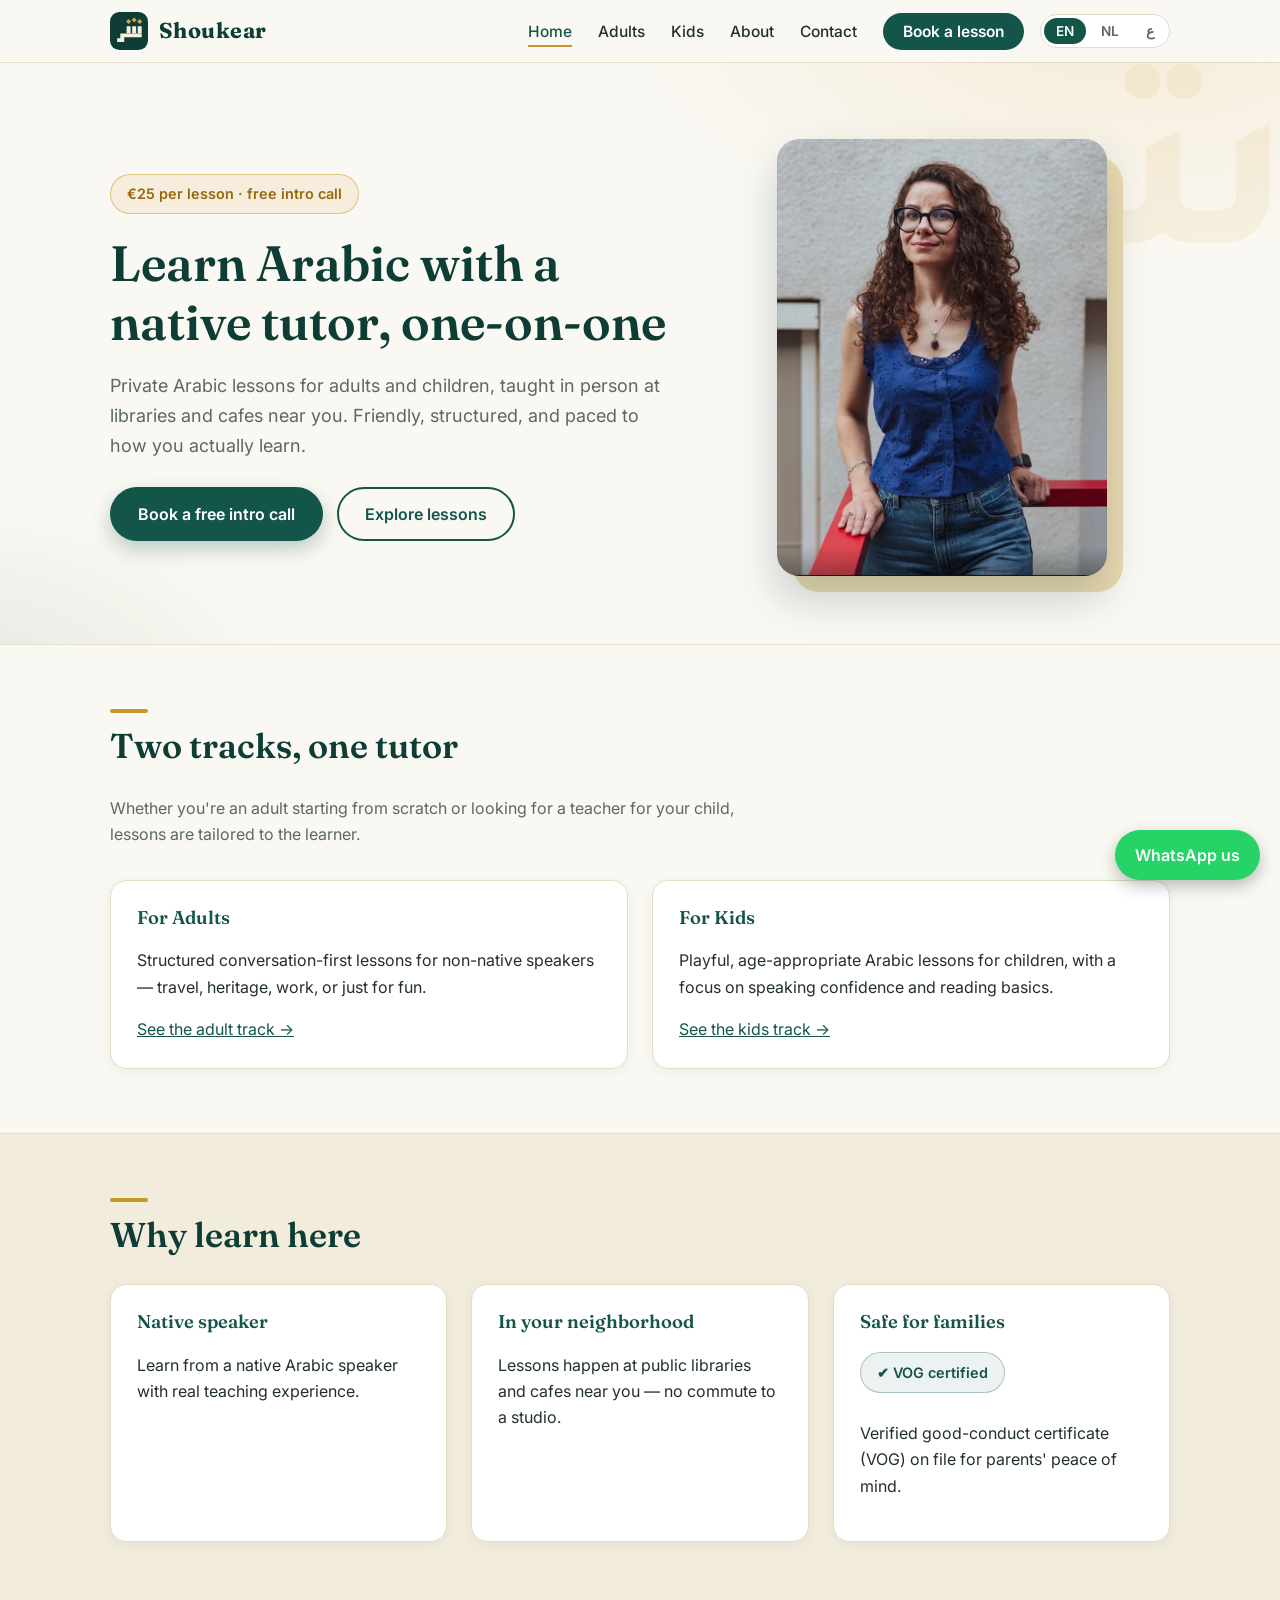
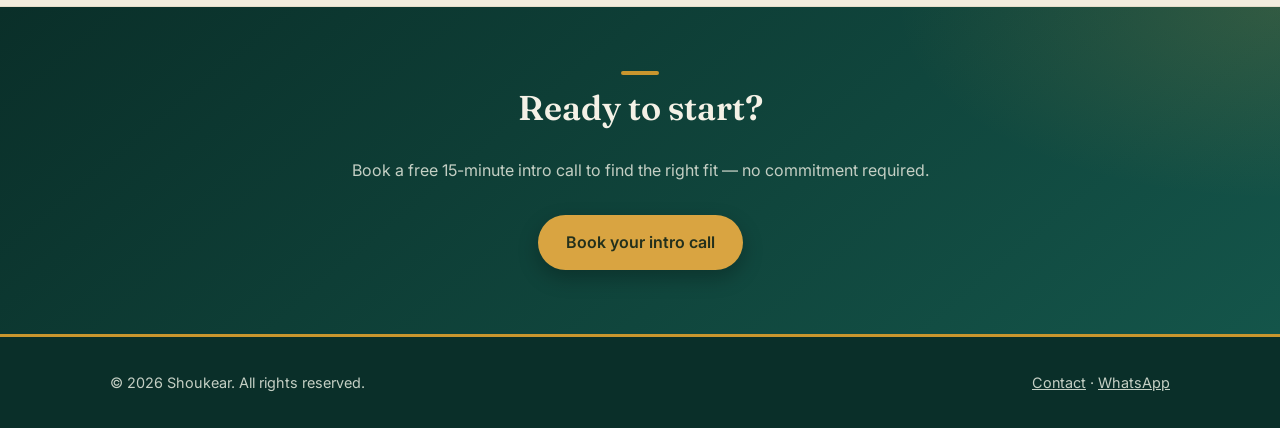
<file: index.html>
<!doctype html>
<html lang="en" dir="ltr">
<head>
  <meta charset="utf-8" />
  <meta name="viewport" content="width=device-width, initial-scale=1" />
  <title>Shoukear — Learn Arabic in the Netherlands</title>
  <meta name="description" content="Private Arabic lessons in the Netherlands for adults and kids, €25 per lesson. In-person sessions at libraries and cafes. Book a free intro call." />
  <link rel="icon" href="logo.svg" type="image/svg+xml" />
  <link rel="preconnect" href="https://fonts.googleapis.com" />
  <link rel="preconnect" href="https://fonts.gstatic.com" crossorigin />
  <link href="https://fonts.googleapis.com/css2?family=Fraunces:opsz,wght@9..144,600;9..144,700&family=Inter:wght@400;500;600;700&family=Tajawal:wght@400;500;700&display=swap" rel="stylesheet" />
  <link rel="stylesheet" href="style.css?v=6" />
  <meta property="og:title" content="Shoukear — Learn Arabic in the Netherlands" />
  <meta property="og:description" content="Private Arabic lessons in the Netherlands for adults and kids, €25 per lesson. In-person sessions at libraries and cafes. Book a free intro call." />
  <meta property="og:image" content="https://shoukear.com/nour.jpg" />
  <meta property="og:url" content="https://shoukear.com/" />
  <!-- Cookie-free analytics: add provider script tag here once chosen (e.g. Plausible / Fathom) -->
  <script type="application/ld+json">
  {
    "@context": "https://schema.org",
    "@type": "LocalBusiness",
    "name": "Shoukear",
    "description": "Private Arabic lessons in the Netherlands for adults and kids, taught one-on-one by a native speaker.",
    "url": "https://shoukear.com/",
    "image": "https://shoukear.com/nour.jpg",
    "priceRange": "€25 per lesson",
    "areaServed": { "@type": "Country", "name": "Netherlands" },
    "knowsLanguage": ["ar", "nl", "en"]
  }
  </script>
</head>
<body data-page="home">
  <header class="site-header">
    <nav class="nav">
      <a class="nav__brand" href="index.html">
        <svg class="logo" viewBox="0 0 48 48" aria-hidden="true">
          <rect width="48" height="48" rx="12" fill="#0d3d35"/>
          <g fill="#f5efe0">
            <path d="M13 27 h27 v5 h-22 v6 h-9 v-5 h4 z"/>
            <rect x="21" y="18" width="5" height="9"/>
            <rect x="28" y="18" width="5" height="9"/>
            <rect x="35" y="18" width="5" height="9"/>
          </g>
          <g fill="#d9a441">
            <path d="M23.5 8.8 l3.2 3.2 -3.2 3.2 -3.2 -3.2 z"/>
            <path d="M30.5 6.8 l3.2 3.2 -3.2 3.2 -3.2 -3.2 z"/>
            <path d="M37.5 8.8 l3.2 3.2 -3.2 3.2 -3.2 -3.2 z"/>
          </g>
        </svg>
        <span>Shoukear</span>
      </a>
      <div class="nav__right">
        <ul class="nav__links">
          <li><a href="index.html" data-i18n="nav.home">Home</a></li>
          <li><a href="adults.html" data-i18n="nav.adults">Adults</a></li>
          <li><a href="kids.html" data-i18n="nav.kids">Kids</a></li>
          <li><a href="about.html" data-i18n="nav.about">About</a></li>
          <li><a href="contact.html" data-i18n="nav.contact">Contact</a></li>
          <li><a class="nav__cta" href="contact.html" data-i18n="nav.book">Book a lesson</a></li>
        </ul>
        <div class="lang-switch" role="group" aria-label="Language">
          <button type="button" data-lang="en">EN</button>
          <button type="button" data-lang="nl">NL</button>
          <button type="button" data-lang="ar">ع</button>
        </div>
        <button class="nav__toggle" aria-label="Toggle menu" aria-expanded="false">☰</button>
      </div>
    </nav>
  </header>

  <main>
    <section class="hero">
      <div class="hero__inner">
        <div>
          <span class="price-chip" data-i18n="price.chip">€25 per lesson · free intro call</span>
          <h1 data-i18n="home.heroTitle">Learn Arabic with a native tutor, one-on-one</h1>
          <p class="lead" data-i18n="home.heroLead">
            Private Arabic lessons for adults and children, taught in person
            at libraries and cafes near you. Friendly, structured, and paced
            to how you actually learn.
          </p>
          <div class="btn-row">
            <a class="btn btn--primary" href="contact.html" data-i18n="btn.intro">Book a free intro call</a>
            <a class="btn btn--secondary" href="adults.html" data-i18n="btn.explore">Explore lessons</a>
          </div>
        </div>
        <div class="hero__photo">
          <img src="nour.jpg" alt="Nour, your Arabic tutor" width="755" height="1000" />
        </div>
      </div>
    </section>

    <section>
      <div class="container">
        <h2 data-i18n="home.tracksTitle">Two tracks, one tutor</h2>
        <p class="section-intro" data-i18n="home.tracksIntro">
          Whether you're an adult starting from scratch or looking for a
          teacher for your child, lessons are tailored to the learner.
        </p>
        <div class="card-grid">
          <div class="card">
            <h3 data-i18n="home.adultsTitle">For Adults</h3>
            <p data-i18n="home.adultsText">
              Structured conversation-first lessons for non-native speakers —
              travel, heritage, work, or just for fun.
            </p>
            <a href="adults.html" data-i18n="home.adultsLink">See the adult track →</a>
          </div>
          <div class="card">
            <h3 data-i18n="home.kidsTitle">For Kids</h3>
            <p data-i18n="home.kidsText">
              Playful, age-appropriate Arabic lessons for children, with a
              focus on speaking confidence and reading basics.
            </p>
            <a href="kids.html" data-i18n="home.kidsLink">See the kids track →</a>
          </div>
        </div>
      </div>
    </section>

    <section class="alt">
      <div class="container">
        <h2 data-i18n="home.whyTitle">Why learn here</h2>
        <div class="card-grid">
          <div class="card">
            <h3 data-i18n="home.why1t">Native speaker</h3>
            <p data-i18n="home.why1p">Learn from a native Arabic speaker with real teaching experience.</p>
          </div>
          <div class="card">
            <h3 data-i18n="home.why2t">In your neighborhood</h3>
            <p data-i18n="home.why2p">Lessons happen at public libraries and cafes near you — no commute to a studio.</p>
          </div>
          <div class="card">
            <h3 data-i18n="home.why3t">Safe for families</h3>
            <p>
              <span class="badge" data-i18n="home.vogBadge">✔ VOG certified</span><br /><br />
              <span data-i18n="home.why3p">Verified good-conduct certificate (VOG) on file for parents' peace of mind.</span>
            </p>
          </div>
        </div>
      </div>
    </section>

    <section class="band">
      <div class="container" style="text-align:center;">
        <h2 data-i18n="home.readyTitle">Ready to start?</h2>
        <p class="section-intro" style="margin-left:auto;margin-right:auto;" data-i18n="home.readyText">
          Book a free 15-minute intro call to find the right fit — no
          commitment required.
        </p>
        <a class="btn btn--primary" href="contact.html" data-i18n="btn.introShort">Book your intro call</a>
      </div>
    </section>
  </main>

  <a
    class="whatsapp-float"
    href="https://wa.me/31600000000"
    target="_blank"
    rel="noopener"
    data-i18n="float.wa"
  >WhatsApp us</a>

  <footer class="site-footer">
    <div class="container">
      <span>© <span id="year"></span> <span data-i18n="footer.rights">Shoukear. All rights reserved.</span></span>
      <span><a href="contact.html" data-i18n="footer.contact">Contact</a> · <a href="https://wa.me/31600000000" target="_blank" rel="noopener" data-i18n="footer.wa">WhatsApp</a></span>
    </div>
  </footer>

  <script src="main.js?v=6"></script>
  <script>document.getElementById("year").textContent = new Date().getFullYear();</script>
</body>
</html>
</file>
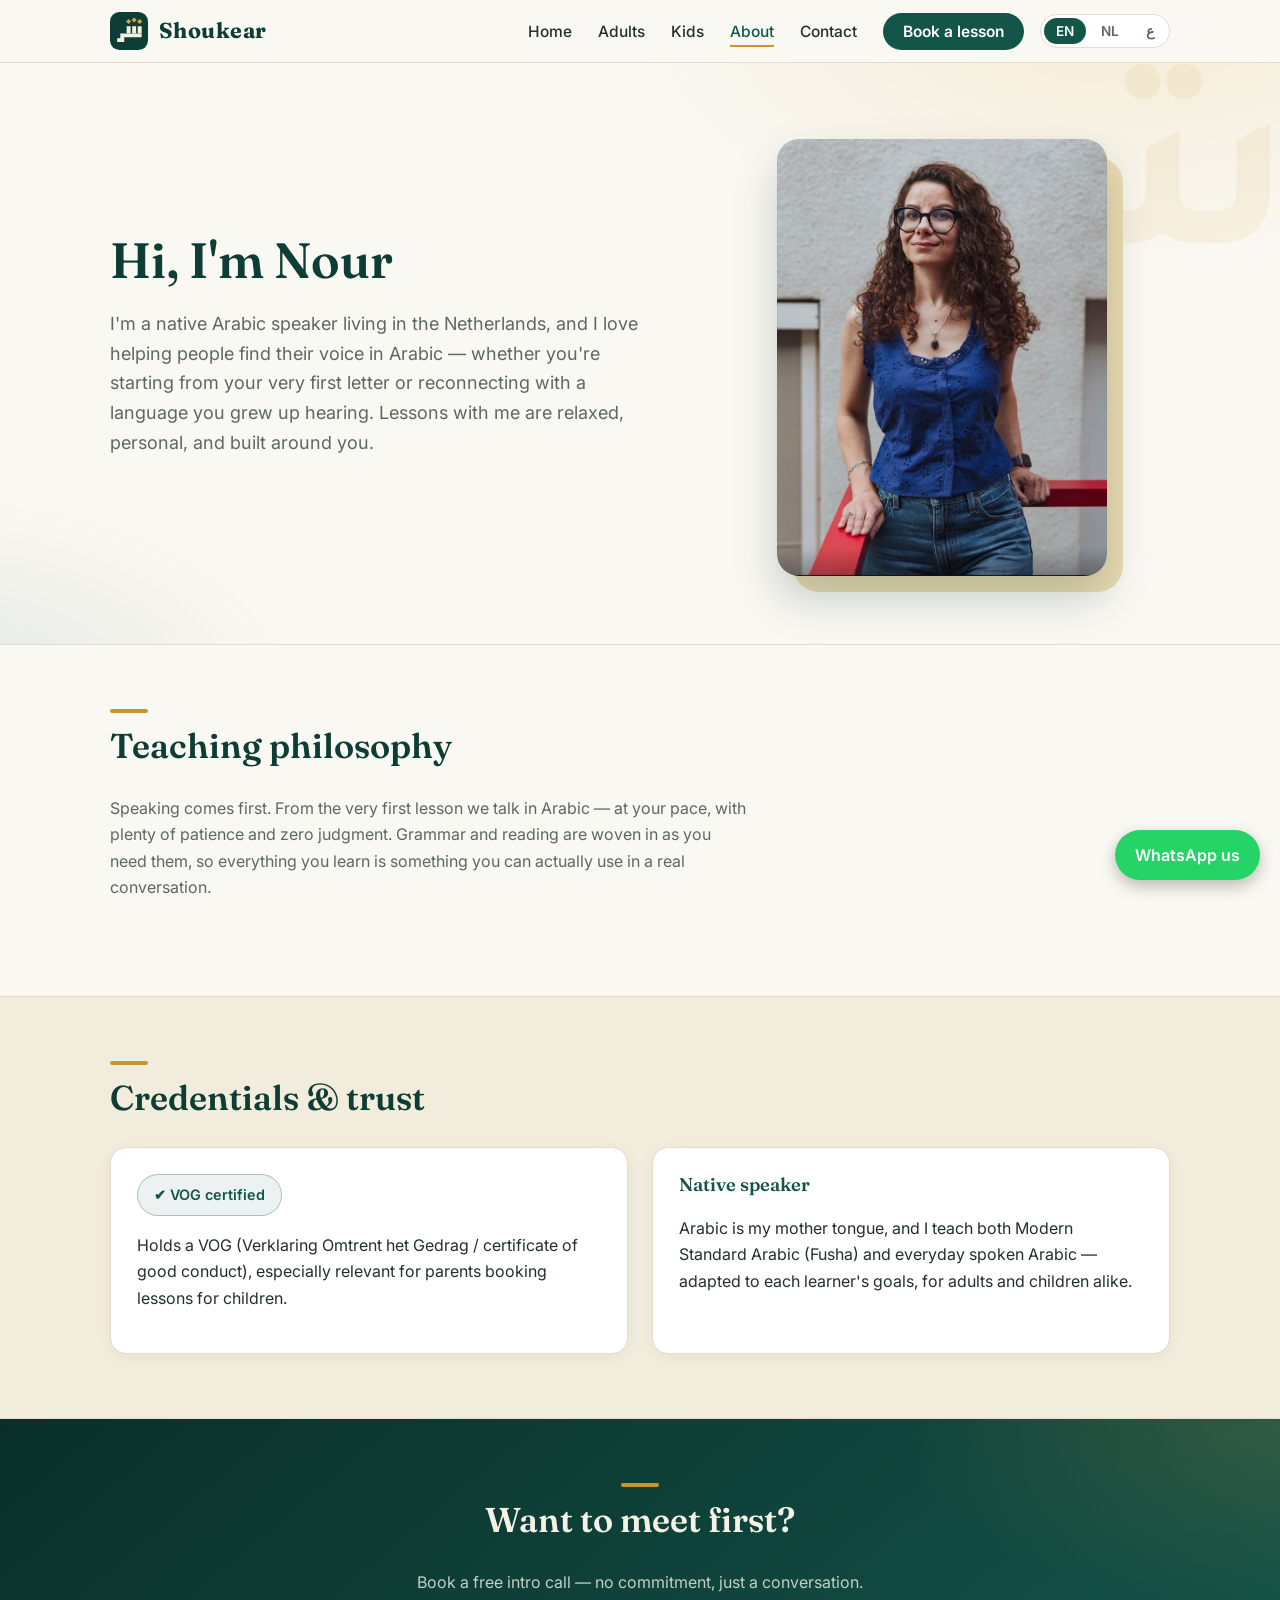
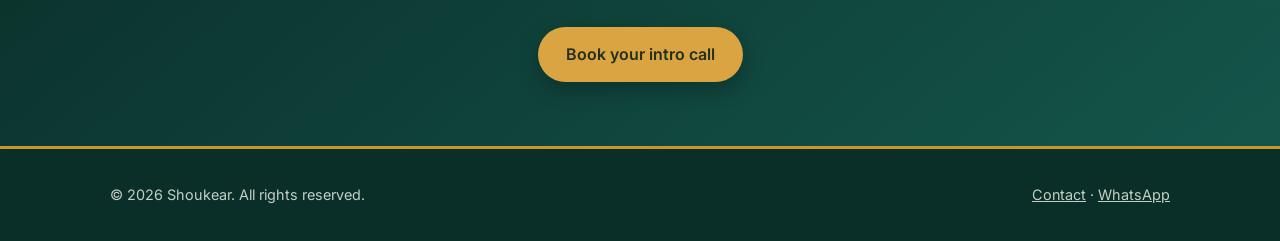
<file: about.html>
<!doctype html>
<html lang="en" dir="ltr">
<head>
  <meta charset="utf-8" />
  <meta name="viewport" content="width=device-width, initial-scale=1" />
  <title>About — Shoukear</title>
  <meta name="description" content="Meet your Arabic tutor: background, teaching philosophy, and credentials including a VOG certificate." />
  <link rel="icon" href="logo.svg" type="image/svg+xml" />
  <link rel="preconnect" href="https://fonts.googleapis.com" />
  <link rel="preconnect" href="https://fonts.gstatic.com" crossorigin />
  <link href="https://fonts.googleapis.com/css2?family=Fraunces:opsz,wght@9..144,600;9..144,700&family=Inter:wght@400;500;600;700&family=Tajawal:wght@400;500;700&display=swap" rel="stylesheet" />
  <link rel="stylesheet" href="style.css?v=6" />
</head>
<body data-page="about">
  <header class="site-header">
    <nav class="nav">
      <a class="nav__brand" href="index.html">
        <svg class="logo" viewBox="0 0 48 48" aria-hidden="true">
          <rect width="48" height="48" rx="12" fill="#0d3d35"/>
          <g fill="#f5efe0">
            <path d="M13 27 h27 v5 h-22 v6 h-9 v-5 h4 z"/>
            <rect x="21" y="18" width="5" height="9"/>
            <rect x="28" y="18" width="5" height="9"/>
            <rect x="35" y="18" width="5" height="9"/>
          </g>
          <g fill="#d9a441">
            <path d="M23.5 8.8 l3.2 3.2 -3.2 3.2 -3.2 -3.2 z"/>
            <path d="M30.5 6.8 l3.2 3.2 -3.2 3.2 -3.2 -3.2 z"/>
            <path d="M37.5 8.8 l3.2 3.2 -3.2 3.2 -3.2 -3.2 z"/>
          </g>
        </svg>
        <span>Shoukear</span>
      </a>
      <div class="nav__right">
        <ul class="nav__links">
          <li><a href="index.html" data-i18n="nav.home">Home</a></li>
          <li><a href="adults.html" data-i18n="nav.adults">Adults</a></li>
          <li><a href="kids.html" data-i18n="nav.kids">Kids</a></li>
          <li><a href="about.html" data-i18n="nav.about">About</a></li>
          <li><a href="contact.html" data-i18n="nav.contact">Contact</a></li>
          <li><a class="nav__cta" href="contact.html" data-i18n="nav.book">Book a lesson</a></li>
        </ul>
        <div class="lang-switch" role="group" aria-label="Language">
          <button type="button" data-lang="en">EN</button>
          <button type="button" data-lang="nl">NL</button>
          <button type="button" data-lang="ar">ع</button>
        </div>
        <button class="nav__toggle" aria-label="Toggle menu" aria-expanded="false">☰</button>
      </div>
    </nav>
  </header>

  <main>
    <section class="hero">
      <div class="hero__inner">
        <div>
          <h1 data-i18n="about.heroTitle">Hi, I'm Nour</h1>
          <p class="lead" data-i18n="about.heroLead">
            I'm a native Arabic speaker living in the Netherlands, and I love
            helping people find their voice in Arabic — whether you're starting
            from your very first letter or reconnecting with a language you
            grew up hearing. Lessons with me are relaxed, personal, and built
            around you.
          </p>
        </div>
        <div class="hero__photo">
          <img src="nour.jpg" alt="Nour, your Arabic tutor" width="755" height="1000" />
        </div>
      </div>
    </section>

    <section>
      <div class="container">
        <h2 data-i18n="about.philTitle">Teaching philosophy</h2>
        <p class="section-intro" data-i18n="about.philText">
          Speaking comes first. From the very first lesson we talk in Arabic —
          at your pace, with plenty of patience and zero judgment. Grammar and
          reading are woven in as you need them, so everything you learn is
          something you can actually use in a real conversation.
        </p>
      </div>
    </section>

    <section class="alt">
      <div class="container">
        <h2 data-i18n="about.credTitle">Credentials &amp; trust</h2>
        <div class="card-grid">
          <div class="card">
            <span class="badge" data-i18n="about.vogBadge">✔ VOG certified</span>
            <p style="margin-top:16px;" data-i18n="about.vogText">
              Holds a VOG (Verklaring Omtrent het Gedrag / certificate of good
              conduct), especially relevant for parents booking lessons for
              children.
            </p>
          </div>
          <div class="card">
            <h3 data-i18n="about.nativeTitle">Native speaker</h3>
            <p data-i18n="about.nativeText">
              Arabic is my mother tongue, and I teach both Modern Standard
              Arabic (Fusha) and everyday spoken Arabic — adapted to each
              learner's goals, for adults and children alike.
            </p>
          </div>
        </div>
      </div>
    </section>

    <section class="band" style="text-align:center;">
      <div class="container">
        <h2 data-i18n="about.meetTitle">Want to meet first?</h2>
        <p class="section-intro" style="margin-left:auto;margin-right:auto;" data-i18n="about.meetText">
          Book a free intro call — no commitment, just a conversation.
        </p>
        <a class="btn btn--primary" href="contact.html" data-i18n="btn.introShort">Book your intro call</a>
      </div>
    </section>
  </main>

  <a
    class="whatsapp-float"
    href="https://wa.me/31600000000"
    target="_blank"
    rel="noopener"
    data-i18n="float.wa"
  >WhatsApp us</a>

  <footer class="site-footer">
    <div class="container">
      <span>© <span id="year"></span> <span data-i18n="footer.rights">Shoukear. All rights reserved.</span></span>
      <span><a href="contact.html" data-i18n="footer.contact">Contact</a> · <a href="https://wa.me/31600000000" target="_blank" rel="noopener" data-i18n="footer.wa">WhatsApp</a></span>
    </div>
  </footer>

  <script src="main.js?v=6"></script>
  <script>document.getElementById("year").textContent = new Date().getFullYear();</script>
</body>
</html>
</file>
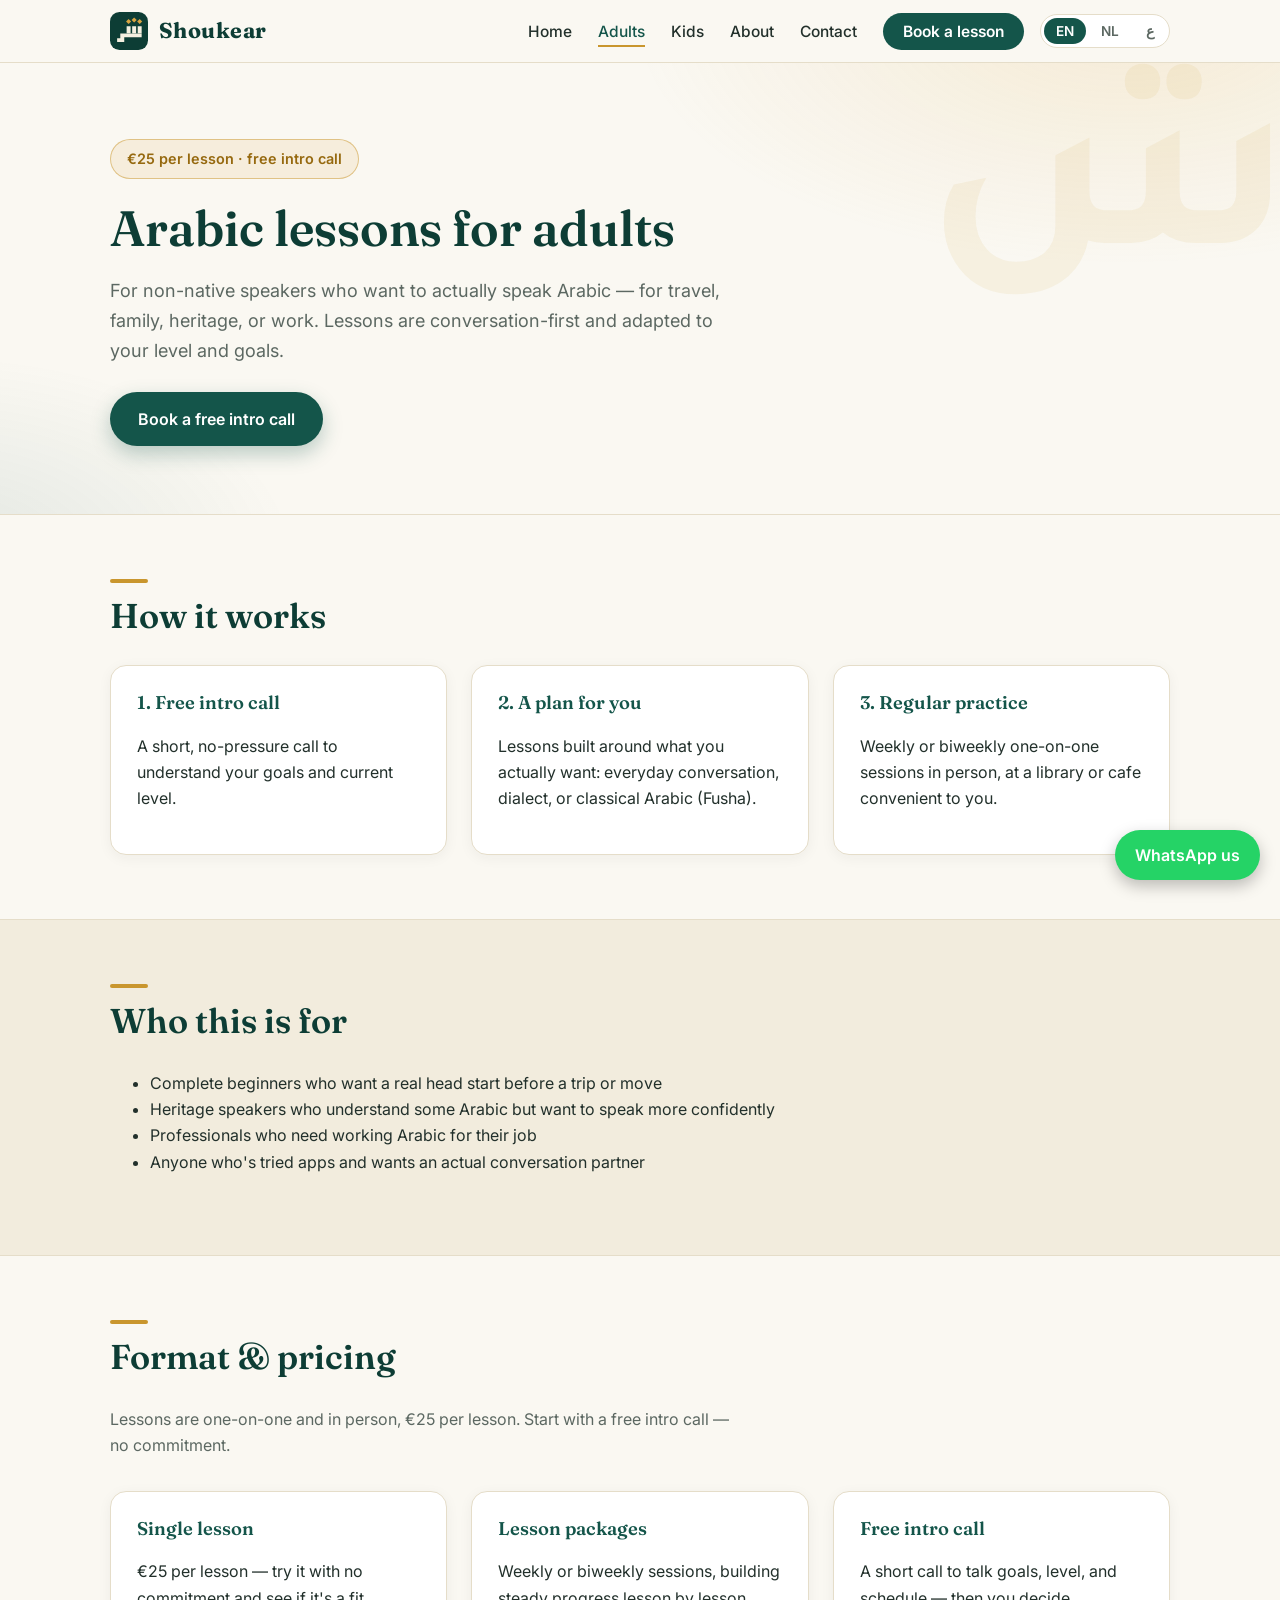
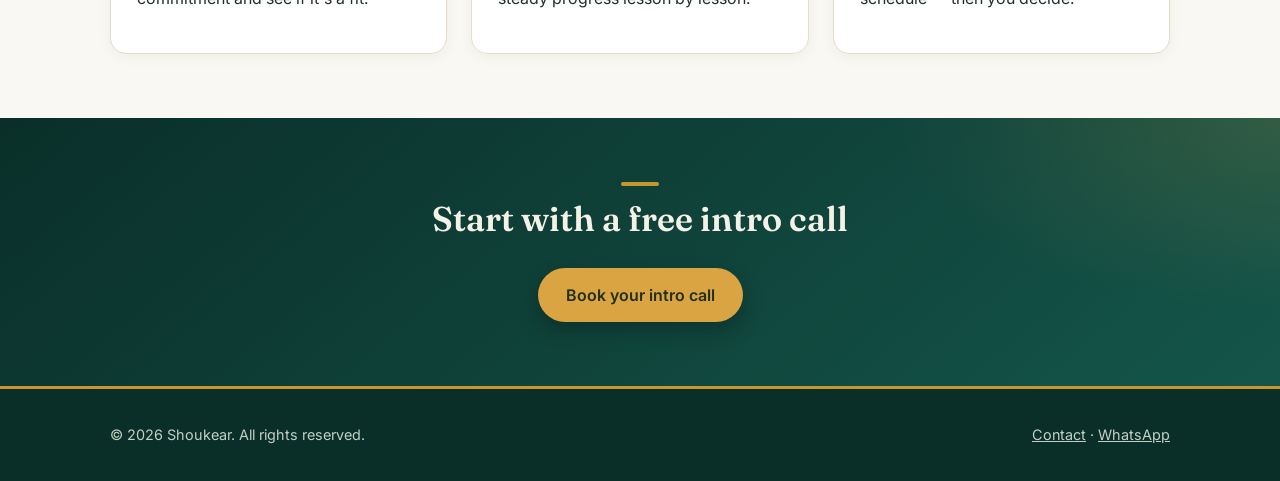
<file: adults.html>
<!doctype html>
<html lang="en" dir="ltr">
<head>
  <meta charset="utf-8" />
  <meta name="viewport" content="width=device-width, initial-scale=1" />
  <title>Arabic Lessons for Adults — Shoukear</title>
  <meta name="description" content="One-on-one Arabic lessons for non-native adult speakers, €25 per lesson. In-person sessions at libraries and cafes in the Netherlands." />
  <link rel="icon" href="logo.svg" type="image/svg+xml" />
  <link rel="preconnect" href="https://fonts.googleapis.com" />
  <link rel="preconnect" href="https://fonts.gstatic.com" crossorigin />
  <link href="https://fonts.googleapis.com/css2?family=Fraunces:opsz,wght@9..144,600;9..144,700&family=Inter:wght@400;500;600;700&family=Tajawal:wght@400;500;700&display=swap" rel="stylesheet" />
  <link rel="stylesheet" href="style.css?v=6" />
</head>
<body data-page="adults">
  <header class="site-header">
    <nav class="nav">
      <a class="nav__brand" href="index.html">
        <svg class="logo" viewBox="0 0 48 48" aria-hidden="true">
          <rect width="48" height="48" rx="12" fill="#0d3d35"/>
          <g fill="#f5efe0">
            <path d="M13 27 h27 v5 h-22 v6 h-9 v-5 h4 z"/>
            <rect x="21" y="18" width="5" height="9"/>
            <rect x="28" y="18" width="5" height="9"/>
            <rect x="35" y="18" width="5" height="9"/>
          </g>
          <g fill="#d9a441">
            <path d="M23.5 8.8 l3.2 3.2 -3.2 3.2 -3.2 -3.2 z"/>
            <path d="M30.5 6.8 l3.2 3.2 -3.2 3.2 -3.2 -3.2 z"/>
            <path d="M37.5 8.8 l3.2 3.2 -3.2 3.2 -3.2 -3.2 z"/>
          </g>
        </svg>
        <span>Shoukear</span>
      </a>
      <div class="nav__right">
        <ul class="nav__links">
          <li><a href="index.html" data-i18n="nav.home">Home</a></li>
          <li><a href="adults.html" data-i18n="nav.adults">Adults</a></li>
          <li><a href="kids.html" data-i18n="nav.kids">Kids</a></li>
          <li><a href="about.html" data-i18n="nav.about">About</a></li>
          <li><a href="contact.html" data-i18n="nav.contact">Contact</a></li>
          <li><a class="nav__cta" href="contact.html" data-i18n="nav.book">Book a lesson</a></li>
        </ul>
        <div class="lang-switch" role="group" aria-label="Language">
          <button type="button" data-lang="en">EN</button>
          <button type="button" data-lang="nl">NL</button>
          <button type="button" data-lang="ar">ع</button>
        </div>
        <button class="nav__toggle" aria-label="Toggle menu" aria-expanded="false">☰</button>
      </div>
    </nav>
  </header>

  <main>
    <section class="hero">
      <div class="hero__inner hero__inner--single">
        <div>
          <span class="price-chip" data-i18n="price.chip">€25 per lesson · free intro call</span>
          <h1 data-i18n="adults.heroTitle">Arabic lessons for adults</h1>
          <p class="lead" data-i18n="adults.heroLead">
            For non-native speakers who want to actually speak Arabic —
            for travel, family, heritage, or work. Lessons are conversation-first
            and adapted to your level and goals.
          </p>
          <div class="btn-row">
            <a class="btn btn--primary" href="contact.html" data-i18n="btn.intro">Book a free intro call</a>
          </div>
        </div>
      </div>
    </section>

    <section>
      <div class="container">
        <h2 data-i18n="adults.howTitle">How it works</h2>
        <div class="card-grid">
          <div class="card">
            <h3 data-i18n="adults.how1t">1. Free intro call</h3>
            <p data-i18n="adults.how1p">A short, no-pressure call to understand your goals and current level.</p>
          </div>
          <div class="card">
            <h3 data-i18n="adults.how2t">2. A plan for you</h3>
            <p data-i18n="adults.how2p">Lessons built around what you actually want: everyday conversation, dialect, or classical Arabic (Fusha).</p>
          </div>
          <div class="card">
            <h3 data-i18n="adults.how3t">3. Regular practice</h3>
            <p data-i18n="adults.how3p">Weekly or biweekly one-on-one sessions in person, at a library or cafe convenient to you.</p>
          </div>
        </div>
      </div>
    </section>

    <section class="alt">
      <div class="container">
        <h2 data-i18n="adults.whoTitle">Who this is for</h2>
        <ul>
          <li data-i18n="adults.who1">Complete beginners who want a real head start before a trip or move</li>
          <li data-i18n="adults.who2">Heritage speakers who understand some Arabic but want to speak more confidently</li>
          <li data-i18n="adults.who3">Professionals who need working Arabic for their job</li>
          <li data-i18n="adults.who4">Anyone who's tried apps and wants an actual conversation partner</li>
        </ul>
      </div>
    </section>

    <section>
      <div class="container">
        <h2 data-i18n="adults.priceTitle">Format &amp; pricing</h2>
        <p class="section-intro" data-i18n="adults.priceIntro">
          Lessons are one-on-one and in person, €25 per lesson. Start with a
          free intro call — no commitment.
        </p>
        <div class="card-grid">
          <div class="card">
            <h3 data-i18n="adults.p1t">Single lesson</h3>
            <p data-i18n="adults.p1p">€25 per lesson — try it with no commitment and see if it's a fit.</p>
          </div>
          <div class="card">
            <h3 data-i18n="adults.p2t">Lesson packages</h3>
            <p data-i18n="adults.p2p">Weekly or biweekly sessions, building steady progress lesson by lesson.</p>
          </div>
          <div class="card">
            <h3 data-i18n="adults.p3t">Free intro call</h3>
            <p data-i18n="adults.p3p">A short call to talk goals, level, and schedule — then you decide.</p>
          </div>
        </div>
      </div>
    </section>

    <section class="band" style="text-align:center;">
      <div class="container">
        <h2 data-i18n="adults.ctaTitle">Start with a free intro call</h2>
        <a class="btn btn--primary" href="contact.html" data-i18n="btn.introShort">Book your intro call</a>
      </div>
    </section>
  </main>

  <a
    class="whatsapp-float"
    href="https://wa.me/31600000000"
    target="_blank"
    rel="noopener"
    data-i18n="float.wa"
  >WhatsApp us</a>

  <footer class="site-footer">
    <div class="container">
      <span>© <span id="year"></span> <span data-i18n="footer.rights">Shoukear. All rights reserved.</span></span>
      <span><a href="contact.html" data-i18n="footer.contact">Contact</a> · <a href="https://wa.me/31600000000" target="_blank" rel="noopener" data-i18n="footer.wa">WhatsApp</a></span>
    </div>
  </footer>

  <script src="main.js?v=6"></script>
  <script>document.getElementById("year").textContent = new Date().getFullYear();</script>
</body>
</html>
</file>
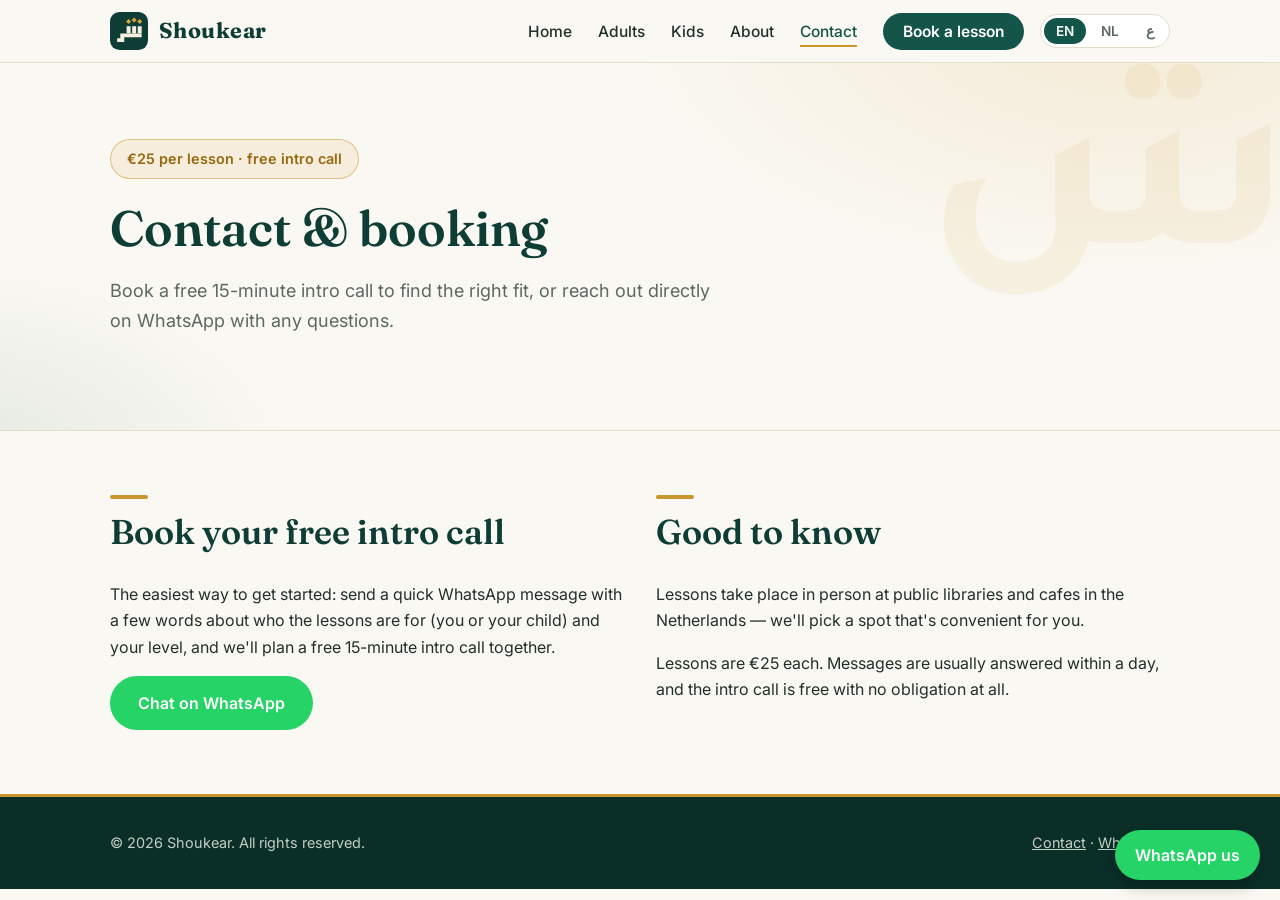
<file: contact.html>
<!doctype html>
<html lang="en" dir="ltr">
<head>
  <meta charset="utf-8" />
  <meta name="viewport" content="width=device-width, initial-scale=1" />
  <title>Contact &amp; Booking — Shoukear</title>
  <meta name="description" content="Book a free intro call for Arabic lessons (€25 per lesson), or reach out via WhatsApp." />
  <link rel="icon" href="logo.svg" type="image/svg+xml" />
  <link rel="preconnect" href="https://fonts.googleapis.com" />
  <link rel="preconnect" href="https://fonts.gstatic.com" crossorigin />
  <link href="https://fonts.googleapis.com/css2?family=Fraunces:opsz,wght@9..144,600;9..144,700&family=Inter:wght@400;500;600;700&family=Tajawal:wght@400;500;700&display=swap" rel="stylesheet" />
  <link rel="stylesheet" href="style.css?v=6" />
</head>
<body data-page="contact">
  <header class="site-header">
    <nav class="nav">
      <a class="nav__brand" href="index.html">
        <svg class="logo" viewBox="0 0 48 48" aria-hidden="true">
          <rect width="48" height="48" rx="12" fill="#0d3d35"/>
          <g fill="#f5efe0">
            <path d="M13 27 h27 v5 h-22 v6 h-9 v-5 h4 z"/>
            <rect x="21" y="18" width="5" height="9"/>
            <rect x="28" y="18" width="5" height="9"/>
            <rect x="35" y="18" width="5" height="9"/>
          </g>
          <g fill="#d9a441">
            <path d="M23.5 8.8 l3.2 3.2 -3.2 3.2 -3.2 -3.2 z"/>
            <path d="M30.5 6.8 l3.2 3.2 -3.2 3.2 -3.2 -3.2 z"/>
            <path d="M37.5 8.8 l3.2 3.2 -3.2 3.2 -3.2 -3.2 z"/>
          </g>
        </svg>
        <span>Shoukear</span>
      </a>
      <div class="nav__right">
        <ul class="nav__links">
          <li><a href="index.html" data-i18n="nav.home">Home</a></li>
          <li><a href="adults.html" data-i18n="nav.adults">Adults</a></li>
          <li><a href="kids.html" data-i18n="nav.kids">Kids</a></li>
          <li><a href="about.html" data-i18n="nav.about">About</a></li>
          <li><a href="contact.html" data-i18n="nav.contact">Contact</a></li>
          <li><a class="nav__cta" href="contact.html" data-i18n="nav.book">Book a lesson</a></li>
        </ul>
        <div class="lang-switch" role="group" aria-label="Language">
          <button type="button" data-lang="en">EN</button>
          <button type="button" data-lang="nl">NL</button>
          <button type="button" data-lang="ar">ع</button>
        </div>
        <button class="nav__toggle" aria-label="Toggle menu" aria-expanded="false">☰</button>
      </div>
    </nav>
  </header>

  <main>
    <section class="hero">
      <div class="hero__inner hero__inner--single">
        <div>
          <span class="price-chip" data-i18n="price.chip">€25 per lesson · free intro call</span>
          <h1 data-i18n="contact.heroTitle">Contact &amp; booking</h1>
          <p class="lead" data-i18n="contact.heroLead">
            Book a free 15-minute intro call to find the right fit, or reach
            out directly on WhatsApp with any questions.
          </p>
        </div>
      </div>
    </section>

    <!-- Online booking (Cal.com). Hidden until CONFIG.calLink is set in main.js —
         then main.js unhides this section and loads the embedded calendar. -->
    <section id="book" hidden>
      <div class="container">
        <h2 data-i18n="contact.calTitle">Book your free intro call online</h2>
        <p class="section-intro" data-i18n="contact.calText">
          Pick a time that suits you in the calendar below — the intro call
          is free and takes about 15 minutes.
        </p>
        <div class="cal-wrap">
          <div id="cal-embed"></div>
        </div>
      </div>
    </section>

    <section>
      <div class="container">
        <div class="contact-grid">
          <div>
            <h2 data-i18n="contact.bookTitle">Book your free intro call</h2>
            <p data-i18n="contact.bookText">
              The easiest way to get started: send a quick WhatsApp message
              with a few words about who the lessons are for (you or your
              child) and your level, and we'll plan a free 15-minute intro
              call together.
            </p>
            <a
              class="btn btn--whatsapp"
              href="https://wa.me/31600000000"
              target="_blank"
              rel="noopener"
              data-i18n="contact.waBtn"
            >Chat on WhatsApp</a>
          </div>
          <div>
            <h2 data-i18n="contact.knowTitle">Good to know</h2>
            <p data-i18n="contact.know1">
              Lessons take place in person at public libraries and cafes in
              the Netherlands — we'll pick a spot that's convenient for you.
            </p>
            <p data-i18n="contact.know2">
              Lessons are €25 each. Messages are usually answered within a
              day, and the intro call is free with no obligation at all.
            </p>
          </div>
        </div>
      </div>
    </section>
  </main>

  <a
    class="whatsapp-float"
    href="https://wa.me/31600000000"
    target="_blank"
    rel="noopener"
    data-i18n="float.wa"
  >WhatsApp us</a>

  <footer class="site-footer">
    <div class="container">
      <span>© <span id="year"></span> <span data-i18n="footer.rights">Shoukear. All rights reserved.</span></span>
      <span><a href="contact.html" data-i18n="footer.contact">Contact</a> · <a href="https://wa.me/31600000000" target="_blank" rel="noopener" data-i18n="footer.wa">WhatsApp</a></span>
    </div>
  </footer>

  <script src="main.js?v=6"></script>
  <script>document.getElementById("year").textContent = new Date().getFullYear();</script>
</body>
</html>
</file>
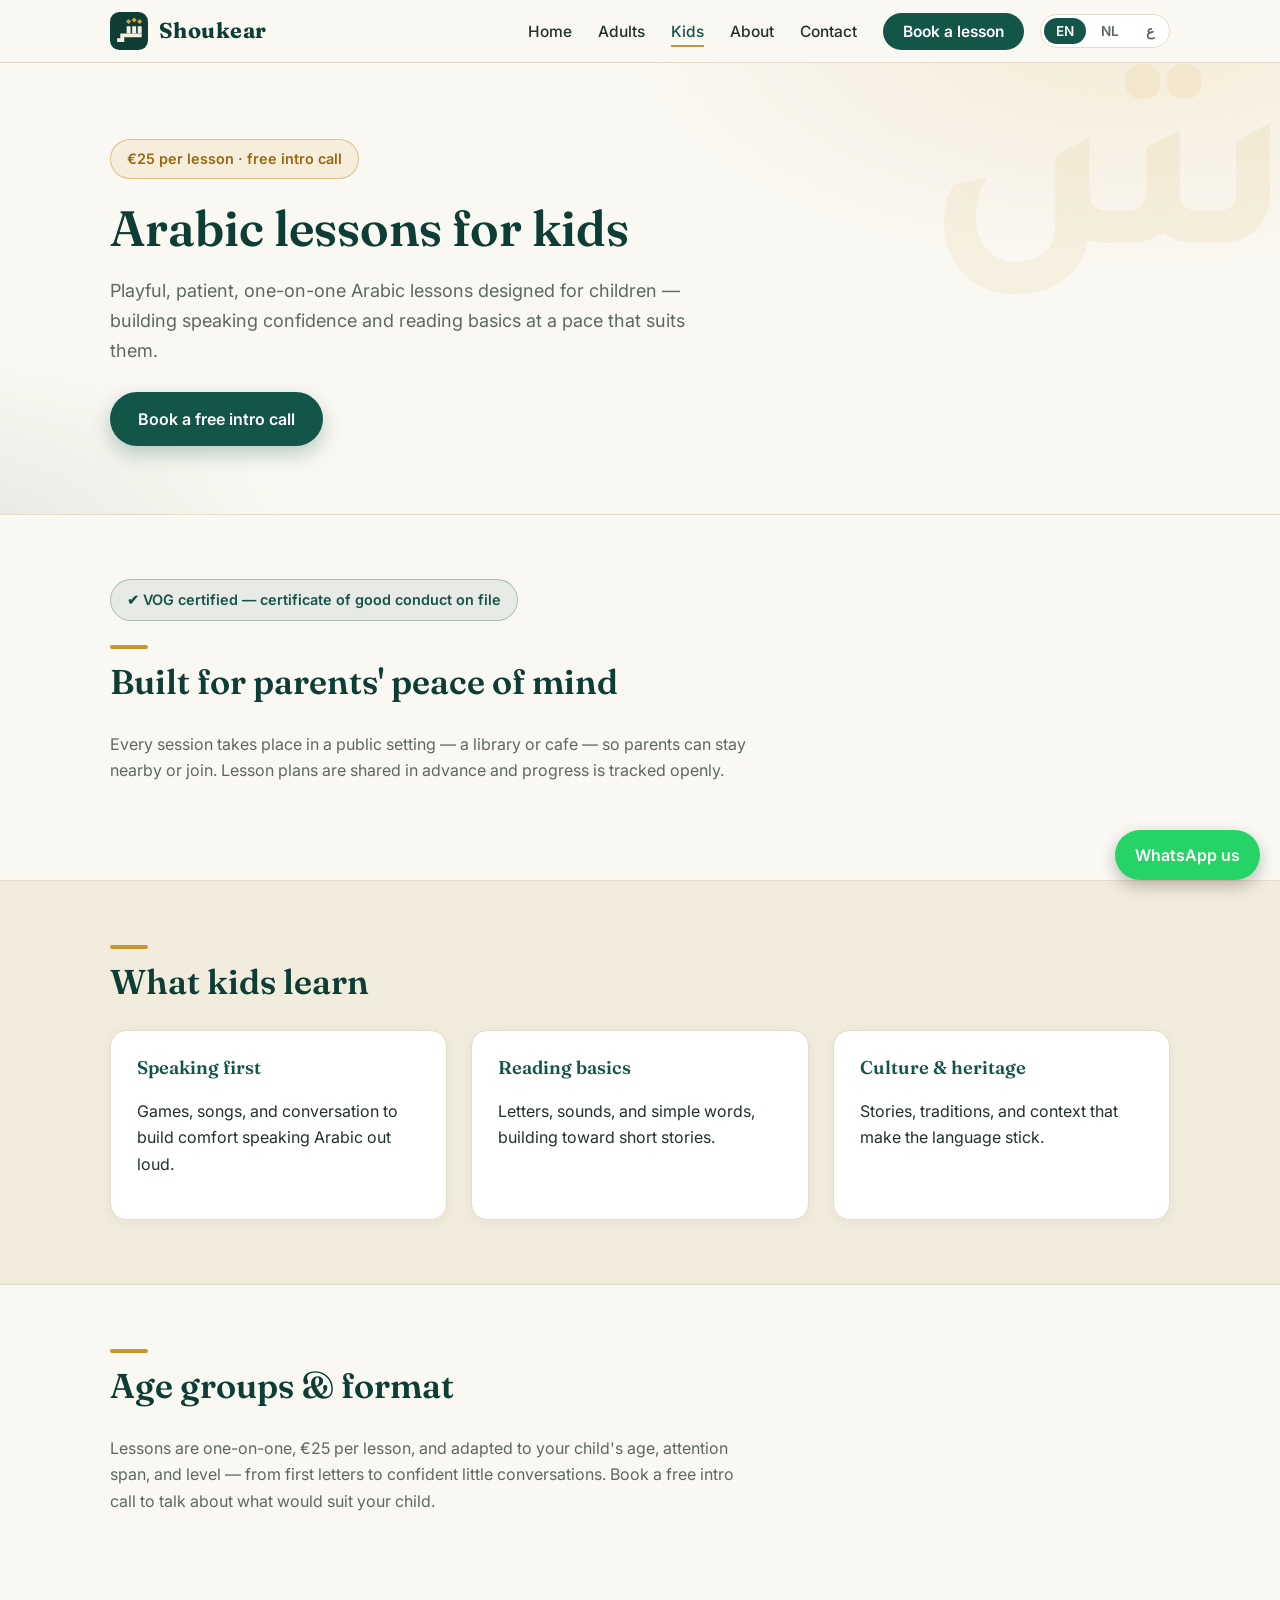
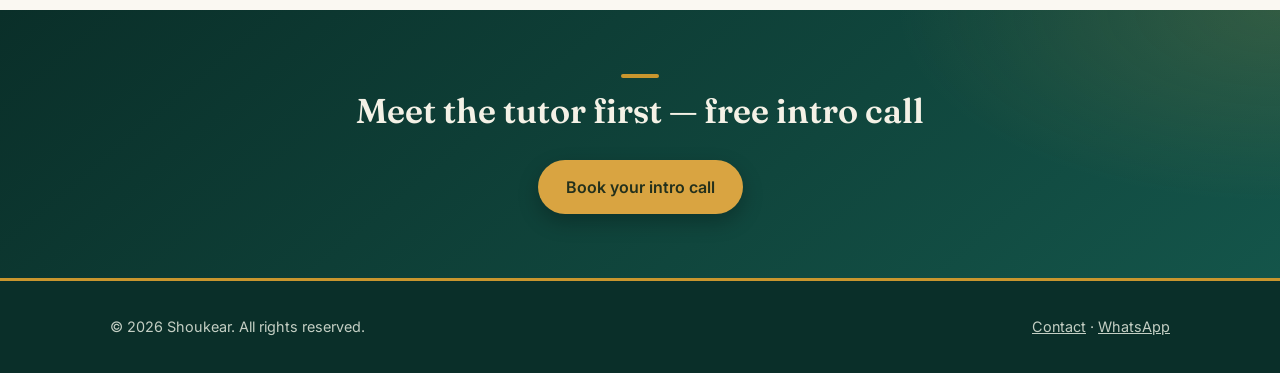
<file: kids.html>
<!doctype html>
<html lang="en" dir="ltr">
<head>
  <meta charset="utf-8" />
  <meta name="viewport" content="width=device-width, initial-scale=1" />
  <title>Arabic Lessons for Kids — Shoukear</title>
  <meta name="description" content="Fun, safe, one-on-one Arabic lessons for children in the Netherlands, €25 per lesson. VOG-certified tutor. Sessions at libraries and cafes." />
  <link rel="icon" href="logo.svg" type="image/svg+xml" />
  <link rel="preconnect" href="https://fonts.googleapis.com" />
  <link rel="preconnect" href="https://fonts.gstatic.com" crossorigin />
  <link href="https://fonts.googleapis.com/css2?family=Fraunces:opsz,wght@9..144,600;9..144,700&family=Inter:wght@400;500;600;700&family=Tajawal:wght@400;500;700&display=swap" rel="stylesheet" />
  <link rel="stylesheet" href="style.css?v=6" />
</head>
<body data-page="kids">
  <header class="site-header">
    <nav class="nav">
      <a class="nav__brand" href="index.html">
        <svg class="logo" viewBox="0 0 48 48" aria-hidden="true">
          <rect width="48" height="48" rx="12" fill="#0d3d35"/>
          <g fill="#f5efe0">
            <path d="M13 27 h27 v5 h-22 v6 h-9 v-5 h4 z"/>
            <rect x="21" y="18" width="5" height="9"/>
            <rect x="28" y="18" width="5" height="9"/>
            <rect x="35" y="18" width="5" height="9"/>
          </g>
          <g fill="#d9a441">
            <path d="M23.5 8.8 l3.2 3.2 -3.2 3.2 -3.2 -3.2 z"/>
            <path d="M30.5 6.8 l3.2 3.2 -3.2 3.2 -3.2 -3.2 z"/>
            <path d="M37.5 8.8 l3.2 3.2 -3.2 3.2 -3.2 -3.2 z"/>
          </g>
        </svg>
        <span>Shoukear</span>
      </a>
      <div class="nav__right">
        <ul class="nav__links">
          <li><a href="index.html" data-i18n="nav.home">Home</a></li>
          <li><a href="adults.html" data-i18n="nav.adults">Adults</a></li>
          <li><a href="kids.html" data-i18n="nav.kids">Kids</a></li>
          <li><a href="about.html" data-i18n="nav.about">About</a></li>
          <li><a href="contact.html" data-i18n="nav.contact">Contact</a></li>
          <li><a class="nav__cta" href="contact.html" data-i18n="nav.book">Book a lesson</a></li>
        </ul>
        <div class="lang-switch" role="group" aria-label="Language">
          <button type="button" data-lang="en">EN</button>
          <button type="button" data-lang="nl">NL</button>
          <button type="button" data-lang="ar">ع</button>
        </div>
        <button class="nav__toggle" aria-label="Toggle menu" aria-expanded="false">☰</button>
      </div>
    </nav>
  </header>

  <main>
    <section class="hero">
      <div class="hero__inner hero__inner--single">
        <div>
          <span class="price-chip" data-i18n="price.chip">€25 per lesson · free intro call</span>
          <h1 data-i18n="kids.heroTitle">Arabic lessons for kids</h1>
          <p class="lead" data-i18n="kids.heroLead">
            Playful, patient, one-on-one Arabic lessons designed for
            children — building speaking confidence and reading basics at a
            pace that suits them.
          </p>
          <div class="btn-row">
            <a class="btn btn--primary" href="contact.html" data-i18n="btn.intro">Book a free intro call</a>
          </div>
        </div>
      </div>
    </section>

    <section>
      <div class="container">
        <span class="badge" data-i18n="kids.vogBadge">✔ VOG certified — certificate of good conduct on file</span>
        <h2 style="margin-top:24px;" data-i18n="kids.peaceTitle">Built for parents' peace of mind</h2>
        <p class="section-intro" data-i18n="kids.peaceText">
          Every session takes place in a public setting — a library or cafe —
          so parents can stay nearby or join. Lesson plans are shared in
          advance and progress is tracked openly.
        </p>
      </div>
    </section>

    <section class="alt">
      <div class="container">
        <h2 data-i18n="kids.learnTitle">What kids learn</h2>
        <div class="card-grid">
          <div class="card">
            <h3 data-i18n="kids.l1t">Speaking first</h3>
            <p data-i18n="kids.l1p">Games, songs, and conversation to build comfort speaking Arabic out loud.</p>
          </div>
          <div class="card">
            <h3 data-i18n="kids.l2t">Reading basics</h3>
            <p data-i18n="kids.l2p">Letters, sounds, and simple words, building toward short stories.</p>
          </div>
          <div class="card">
            <h3 data-i18n="kids.l3t">Culture &amp; heritage</h3>
            <p data-i18n="kids.l3p">Stories, traditions, and context that make the language stick.</p>
          </div>
        </div>
      </div>
    </section>

    <section>
      <div class="container">
        <h2 data-i18n="kids.ageTitle">Age groups &amp; format</h2>
        <p class="section-intro" data-i18n="kids.ageText">
          Lessons are one-on-one, €25 per lesson, and adapted to your child's
          age, attention span, and level — from first letters to confident
          little conversations. Book a free intro call to talk about what
          would suit your child.
        </p>
      </div>
    </section>

    <section class="band" style="text-align:center;">
      <div class="container">
        <h2 data-i18n="kids.ctaTitle">Meet the tutor first — free intro call</h2>
        <a class="btn btn--primary" href="contact.html" data-i18n="btn.introShort">Book your intro call</a>
      </div>
    </section>
  </main>

  <a
    class="whatsapp-float"
    href="https://wa.me/31600000000"
    target="_blank"
    rel="noopener"
    data-i18n="float.wa"
  >WhatsApp us</a>

  <footer class="site-footer">
    <div class="container">
      <span>© <span id="year"></span> <span data-i18n="footer.rights">Shoukear. All rights reserved.</span></span>
      <span><a href="contact.html" data-i18n="footer.contact">Contact</a> · <a href="https://wa.me/31600000000" target="_blank" rel="noopener" data-i18n="footer.wa">WhatsApp</a></span>
    </div>
  </footer>

  <script src="main.js?v=6"></script>
  <script>document.getElementById("year").textContent = new Date().getFullYear();</script>
</body>
</html>
</file>
<file: style.css>
/* Shoukear.com — shared stylesheet
   Light, clean theme: warm ivory backgrounds, deep emerald primary,
   gold accents. Logo-derived palette. */

:root {
  /* brand */
  --green: #14554a;
  --green-deep: #0d3d35;
  --green-ink: #0a2f29;
  --gold: #c9962e;
  --gold-soft: #d9a441;
  --gold-tint: #ecdbb2;

  /* surfaces */
  --ivory: #faf8f2;
  --sand: #f2ecdd;
  --paper: #ffffff;

  /* text */
  --text: #22302b;
  --muted: #5c6862;
  --on-dark: #f4f1e6;
  --on-dark-muted: #c4cfc4;

  --border: #e5ddc9;
  --border-dark: rgba(244, 241, 230, 0.16);

  --radius: 16px;
  --max-width: 1100px;
  --font-display: "Fraunces", "Georgia", serif;
  --font-body: "Inter", -apple-system, BlinkMacSystemFont, "Segoe UI", Roboto, sans-serif;
  --font-arabic: "Tajawal", "Geeza Pro", "Segoe UI", sans-serif;
}

html[lang="ar"] {
  --font-display: var(--font-arabic);
  --font-body: var(--font-arabic);
}

* {
  box-sizing: border-box;
}

html {
  scroll-behavior: smooth;
}

body {
  margin: 0;
  font-family: var(--font-body);
  color: var(--text);
  background: var(--ivory);
  line-height: 1.65;
}

img {
  max-width: 100%;
  display: block;
}

a {
  color: var(--green);
}

h1, h2, h3 {
  font-family: var(--font-display);
  font-weight: 600;
  line-height: 1.2;
}

:focus-visible {
  outline: 3px solid var(--gold);
  outline-offset: 2px;
  border-radius: 4px;
}

.container {
  max-width: var(--max-width);
  margin: 0 auto;
  padding: 0 20px;
}

/* Header / nav */

.site-header {
  background: var(--ivory);
  border-bottom: 1px solid var(--border);
  position: sticky;
  top: 0;
  z-index: 20;
}

.nav {
  display: flex;
  align-items: center;
  justify-content: space-between;
  gap: 16px;
  max-width: var(--max-width);
  margin: 0 auto;
  padding: 12px 20px;
}

.nav__brand {
  display: flex;
  align-items: center;
  gap: 11px;
  font-family: var(--font-display);
  font-size: 1.35rem;
  font-weight: 700;
  color: var(--green-deep);
  text-decoration: none;
  letter-spacing: 0.02em;
}

.nav__brand .logo {
  width: 38px;
  height: 38px;
  flex-shrink: 0;
}

.nav__right {
  display: flex;
  align-items: center;
  gap: 16px;
}

.nav__toggle {
  display: none;
  background: var(--paper);
  border: 1px solid var(--border);
  border-radius: 10px;
  font-size: 1.15rem;
  padding: 5px 11px;
  cursor: pointer;
  color: var(--green-deep);
}

.nav__links {
  display: flex;
  align-items: center;
  gap: 26px;
  list-style: none;
  margin: 0;
  padding: 0;
}

.nav__links a {
  text-decoration: none;
  color: var(--text);
  font-weight: 500;
  font-size: 0.97rem;
  padding: 4px 0;
}

.nav__links a:hover {
  color: var(--green);
}

.nav__links a[aria-current="page"] {
  color: var(--green);
  box-shadow: 0 2px 0 0 var(--gold);
}

.nav__cta,
.nav__links a.nav__cta {
  background: var(--green);
  color: #fff;
  padding: 9px 20px;
  border-radius: 999px;
  font-weight: 600;
  box-shadow: none;
}

.nav__cta:hover,
.nav__links a.nav__cta:hover {
  background: var(--green-deep);
  color: #fff;
}

.nav__links a.nav__cta[aria-current="page"] {
  box-shadow: none;
  color: #fff;
}

/* Language switcher */

.lang-switch {
  display: flex;
  align-items: center;
  gap: 3px;
  background: var(--paper);
  border: 1px solid var(--border);
  border-radius: 999px;
  padding: 3px;
}

.lang-switch button {
  background: none;
  border: none;
  border-radius: 999px;
  padding: 5px 12px;
  cursor: pointer;
  color: var(--muted);
  font-family: var(--font-body);
  font-size: 0.85rem;
  font-weight: 600;
  line-height: 1.2;
}

.lang-switch button:hover {
  color: var(--green);
}

.lang-switch button.is-active {
  background: var(--green);
  color: #fff;
}

@media (max-width: 900px) {
  .nav__toggle {
    display: inline-block;
  }
  .nav {
    padding: 10px 14px;
    gap: 8px;
  }
  .nav__brand {
    font-size: 1.1rem;
    gap: 8px;
  }
  .nav__brand .logo {
    width: 32px;
    height: 32px;
  }
  .nav__right {
    gap: 8px;
  }
  .lang-switch button {
    padding: 5px 9px;
  }
  .nav__links {
    display: none;
    position: absolute;
    top: 100%;
    left: 0;
    right: 0;
    background: var(--paper);
    border-bottom: 1px solid var(--border);
    box-shadow: 0 18px 30px rgba(34, 48, 43, 0.12);
    flex-direction: column;
    align-items: stretch;
    padding: 10px 20px 18px;
    gap: 0;
  }
  .nav__links.is-open {
    display: flex;
  }
  .nav__links li {
    border-bottom: 1px solid var(--sand);
  }
  .nav__links li:last-child {
    border-bottom: none;
    padding-top: 12px;
  }
  .nav__links a {
    display: block;
    padding: 13px 2px;
    font-size: 1.05rem;
  }
  .nav__links a[aria-current="page"] {
    box-shadow: inset 4px 0 0 0 var(--gold);
    padding-left: 12px;
  }
  html[dir="rtl"] .nav__links a[aria-current="page"] {
    box-shadow: inset -4px 0 0 0 var(--gold);
    padding-left: 2px;
    padding-right: 12px;
  }
  .nav__links a.nav__cta {
    text-align: center;
  }
}

/* Hero (light) */

.hero {
  position: relative;
  overflow: hidden;
  background:
    radial-gradient(760px 380px at 88% -10%, rgba(217, 164, 65, 0.16), transparent 65%),
    radial-gradient(600px 340px at -5% 110%, rgba(20, 85, 74, 0.10), transparent 60%),
    var(--ivory);
  padding: 76px 0 68px;
  border-bottom: 1px solid var(--border);
}

.hero::after {
  content: "ش";
  position: absolute;
  top: 6px;
  right: -14px;
  font-family: var(--font-arabic);
  font-weight: 700;
  font-size: 270px;
  line-height: 1;
  color: rgba(201, 150, 46, 0.09);
  pointer-events: none;
  user-select: none;
}

html[dir="rtl"] .hero::after {
  right: auto;
  left: -30px;
}

.hero__inner {
  position: relative;
  z-index: 1;
  max-width: var(--max-width);
  margin: 0 auto;
  padding: 0 20px;
  display: grid;
  grid-template-columns: 1.1fr 0.9fr;
  gap: 48px;
  align-items: center;
}

.hero__inner--single {
  grid-template-columns: 1fr;
}

@media (max-width: 800px) {
  .hero__inner {
    grid-template-columns: 1fr;
  }
  .hero::after {
    font-size: 260px;
    top: auto;
    bottom: -60px;
  }
}

.hero h1 {
  font-size: clamp(2.1rem, 4.5vw, 3.1rem);
  margin: 0 0 18px;
  color: var(--green-deep);
}

.hero p.lead {
  font-size: 1.13rem;
  color: var(--muted);
  margin-bottom: 26px;
  max-width: 34em;
}

.price-chip {
  display: inline-flex;
  align-items: center;
  gap: 8px;
  border: 1px solid rgba(201, 150, 46, 0.5);
  color: #96690f;
  border-radius: 999px;
  padding: 7px 16px;
  font-size: 0.9rem;
  font-weight: 600;
  margin-bottom: 20px;
  background: rgba(217, 164, 65, 0.12);
}

.hero__photo {
  position: relative;
  justify-self: center;
  max-width: 330px;
  width: 100%;
}

.hero__photo::before {
  content: "";
  position: absolute;
  inset: 18px -16px -16px 16px;
  background: var(--gold-tint);
  border-radius: 26px;
  z-index: 0;
}

html[dir="rtl"] .hero__photo::before {
  inset: 18px 16px -16px -16px;
}

.hero__photo img {
  position: relative;
  z-index: 1;
  width: 100%;
  height: auto;
  border-radius: 22px;
  box-shadow: 0 22px 44px rgba(13, 61, 53, 0.22);
}

@media (max-width: 800px) {
  .hero__photo {
    max-width: 270px;
    margin-top: 10px;
  }
}

/* Buttons */

.btn {
  display: inline-block;
  padding: 12px 26px;
  border-radius: 999px;
  text-decoration: none;
  font-weight: 600;
  border: 2px solid transparent;
  cursor: pointer;
  font-size: 1rem;
}

.btn--primary {
  background: var(--green);
  color: #fff;
  box-shadow: 0 8px 20px rgba(20, 85, 74, 0.28);
}

.btn--primary:hover {
  background: var(--green-deep);
}

.btn--secondary {
  background: transparent;
  border-color: var(--green);
  color: var(--green);
}

.btn--secondary:hover {
  background: var(--green);
  color: #fff;
}

.band .btn--primary {
  background: var(--gold-soft);
  color: #23301c;
  box-shadow: 0 8px 20px rgba(0, 0, 0, 0.25);
}

.band .btn--primary:hover {
  background: var(--gold-tint);
  color: #23301c;
}

.band .btn--secondary {
  border-color: var(--on-dark-muted);
  color: var(--on-dark);
}

.band .btn--secondary:hover {
  background: var(--on-dark);
  color: var(--green-ink);
}

.btn--whatsapp {
  background: #25d366;
  color: #fff;
}

.btn--whatsapp:hover {
  background: #1ebb59;
}

.btn-row {
  display: flex;
  gap: 14px;
  flex-wrap: wrap;
}

/* Sections */

section {
  padding: 64px 0;
}

section.alt {
  background: var(--sand);
  border-top: 1px solid var(--border);
  border-bottom: 1px solid var(--border);
}

section.band {
  background:
    radial-gradient(640px 320px at 100% 0%, rgba(217, 164, 65, 0.16), transparent 60%),
    linear-gradient(140deg, var(--green-ink), var(--green));
  color: var(--on-dark);
}

section.band h2 {
  color: var(--on-dark);
}

section.band .section-intro {
  color: var(--on-dark-muted);
}

h2 {
  font-size: clamp(1.6rem, 3vw, 2.15rem);
  color: var(--green-deep);
  margin-top: 0;
  position: relative;
  padding-top: 16px;
}

h2::before {
  content: "";
  position: absolute;
  top: 0;
  left: 0;
  width: 38px;
  height: 4px;
  border-radius: 2px;
  background: var(--gold);
}

html[dir="rtl"] h2::before {
  left: auto;
  right: 0;
}

section[style*="text-align:center"] h2::before,
.band .container[style*="text-align:center"] h2::before {
  left: 50%;
  transform: translateX(-50%);
  right: auto;
}

h3 {
  color: var(--green);
  font-size: 1.15rem;
}

.section-intro {
  max-width: 640px;
  color: var(--muted);
  margin-bottom: 32px;
}

/* Card grid */

.card-grid {
  display: grid;
  grid-template-columns: repeat(auto-fit, minmax(240px, 1fr));
  gap: 24px;
}

.card {
  background: var(--paper);
  border: 1px solid var(--border);
  border-radius: var(--radius);
  padding: 26px;
  box-shadow: 0 3px 14px rgba(34, 48, 43, 0.05);
  transition: transform 0.18s ease, box-shadow 0.18s ease;
}

.card:hover {
  transform: translateY(-3px);
  box-shadow: 0 12px 26px rgba(34, 48, 43, 0.10);
}

.card h3 {
  margin-top: 0;
}

/* Trust / badges */

.badge {
  display: inline-flex;
  align-items: center;
  gap: 8px;
  background: rgba(20, 85, 74, 0.08);
  border: 1px solid rgba(20, 85, 74, 0.3);
  border-radius: 999px;
  padding: 8px 16px;
  font-size: 0.9rem;
  color: var(--green);
  font-weight: 600;
}

/* Contact / booking */

.contact-grid {
  display: grid;
  grid-template-columns: 1fr 1fr;
  gap: 32px;
}

@media (max-width: 720px) {
  .contact-grid {
    grid-template-columns: 1fr;
  }
}

.cal-wrap {
  margin-top: 28px;
  background: var(--paper);
  border: 1px solid var(--border);
  border-radius: var(--radius);
  padding: 12px;
  min-height: 560px;
  box-shadow: 0 3px 14px rgba(34, 48, 43, 0.05);
}

#cal-embed {
  width: 100%;
  min-height: 540px;
}

/* Footer (dark green) */

.site-footer {
  background: var(--green-ink);
  color: var(--on-dark-muted);
  border-top: 3px solid var(--gold);
  padding: 34px 0;
  font-size: 0.9rem;
}

.site-footer .container {
  display: flex;
  justify-content: space-between;
  align-items: center;
  flex-wrap: wrap;
  gap: 12px;
}

.site-footer a {
  color: var(--on-dark-muted);
}

.site-footer a:hover {
  color: var(--gold-soft);
}

/* WhatsApp floating button */

.whatsapp-float {
  position: fixed;
  bottom: 20px;
  right: 20px;
  background: #25d366;
  color: #fff;
  border-radius: 999px;
  padding: 12px 20px;
  text-decoration: none;
  font-weight: 600;
  box-shadow: 0 6px 16px rgba(0, 0, 0, 0.25);
  z-index: 30;
}

html[dir="rtl"] .whatsapp-float {
  right: auto;
  left: 20px;
}

.whatsapp-float:hover {
  background: #1ebb59;
}
</file>
